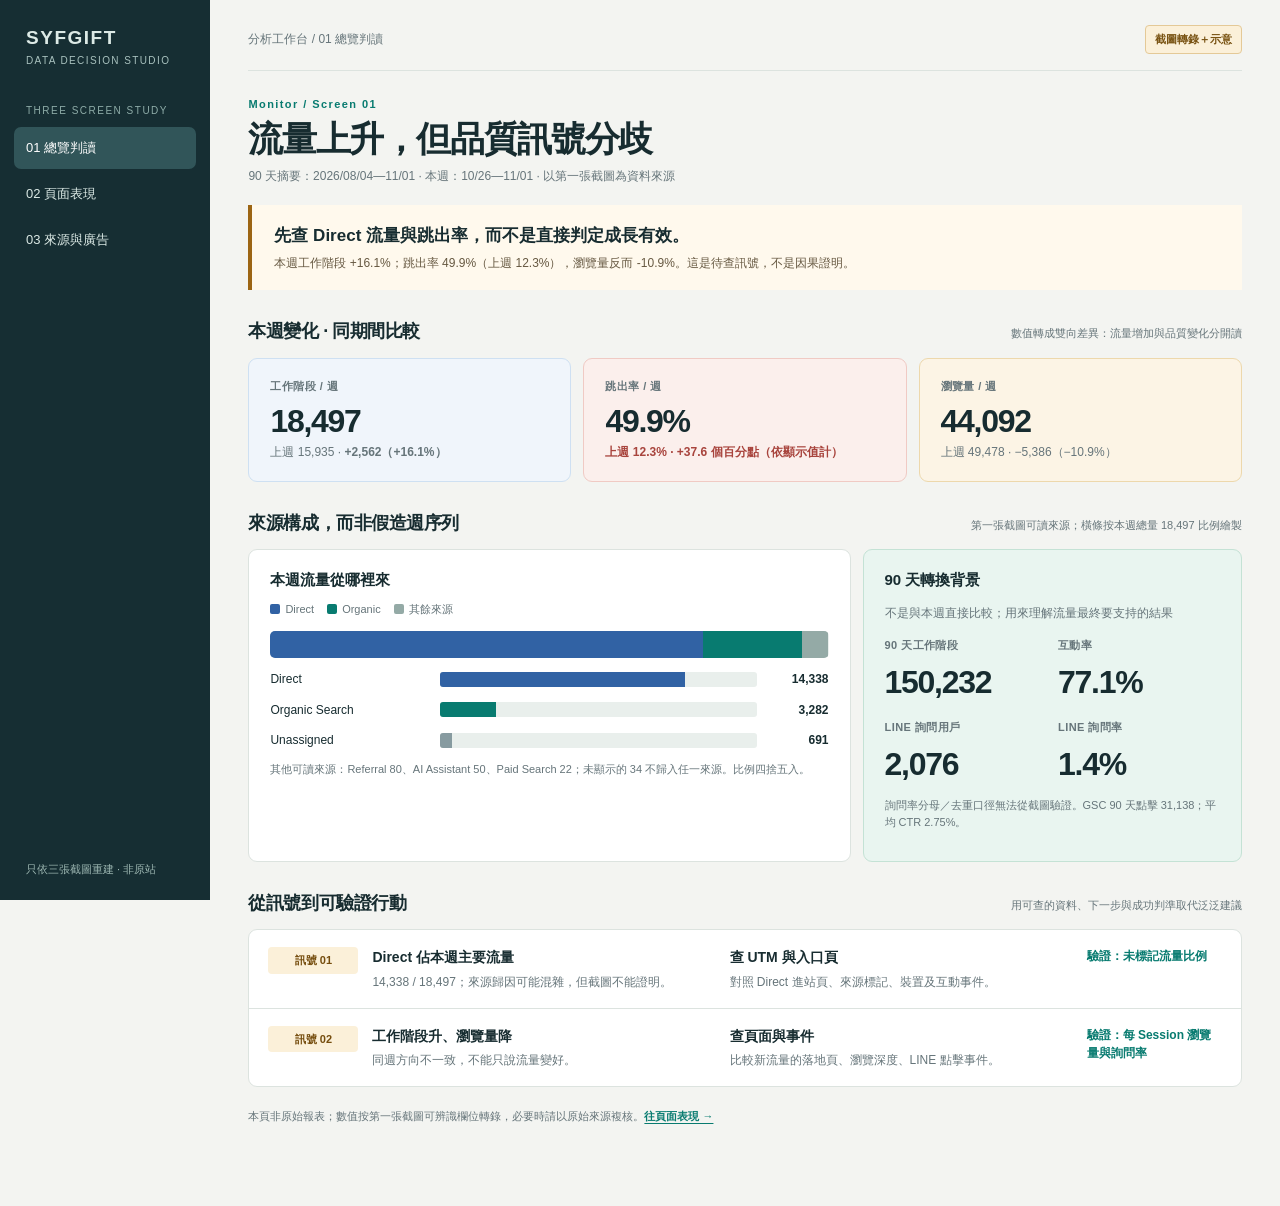
<file: examples/three-screen/index.html>
<!doctype html><html lang="zh-Hant"><head><meta charset="utf-8"><meta name="viewport" content="width=device-width,initial-scale=1"><title>SYFGIFT / 總覽判讀</title><link rel="stylesheet" href="style.css"></head><body><div class="frame"><aside class="rail"><div class="logo">SYFGIFT<small>DATA DECISION STUDIO</small></div><div class="caption">THREE SCREEN STUDY</div><nav aria-label="三畫面導覽"><a class="current" aria-current="page" href="index.html">01 總覽判讀</a><a href="pages.html">02 頁面表現</a><a href="acquisition.html">03 來源與廣告</a></nav><div class="foot">只依三張截圖重建 · 非原站</div></aside><main class="main"><div class="topbar"><span class="crumb">分析工作台 / 01 總覽判讀</span><span class="demo">截圖轉錄＋示意</span></div><header class="pagehead"><div class="kicker">Monitor / Screen 01</div><h1>流量上升，但品質訊號分歧</h1><div class="sub">90 天摘要：2026/08/04—11/01 · 本週：10/26—11/01 · 以第一張截圖為資料來源</div></header><div class="claim"><strong>先查 Direct 流量與跳出率，而不是直接判定成長有效。</strong><p>本週工作階段 +16.1%；跳出率 49.9%（上週 12.3%），瀏覽量反而 -10.9%。這是待查訊號，不是因果證明。</p></div><section class="section"><div class="sectionhead"><h2>本週變化 · 同期間比較</h2><small>數值轉成雙向差異：流量增加與品質變化分開讀</small></div><div class="grid three"><article class="card blue"><div class="label">工作階段 / 週</div><strong class="big">18,497</strong><div class="delta">上週 15,935 · <b>+2,562（+16.1%）</b></div></article><article class="card red"><div class="label">跳出率 / 週</div><strong class="big">49.9%</strong><div class="delta warn">上週 12.3% · +37.6 個百分點（依顯示值計）</div></article><article class="card amber"><div class="label">瀏覽量 / 週</div><strong class="big">44,092</strong><div class="delta">上週 49,478 · −5,386（−10.9%）</div></article></div></section><section class="section"><div class="sectionhead"><h2>來源構成，而非假造週序列</h2><small>第一張截圖可讀來源；橫條按本週總量 18,497 比例繪製</small></div><div class="grid two"><div class="card"><h3>本週流量從哪裡來</h3><div class="legend"><span><i style="background:var(--blue)"></i>Direct</span><span><i style="background:var(--teal)"></i>Organic</span><span><i style="background:#94aaa6"></i>其餘來源</span></div><div class="band" role="img" aria-label="Direct 77.5%，Organic Search 17.7%，其餘與未顯示來源約 4.8%"><span class="direct" style="width:77.5%"></span><span class="organic" style="width:17.7%"></span><span class="other" style="width:4.8%"></span></div><div class="rowbar"><span>Direct</span><span class="track"><span class="fill" style="width:77.5%;background:var(--blue)"></span></span><b class="val">14,338</b></div><div class="rowbar secondary"><span>Organic Search</span><span class="track"><span class="fill" style="width:17.7%;background:var(--teal)"></span></span><b class="val">3,282</b></div><div class="rowbar tertiary"><span>Unassigned</span><span class="track"><span class="fill" style="width:3.7%"></span></span><b class="val">691</b></div><p class="tiny">其他可讀來源：Referral 80、AI Assistant 50、Paid Search 22；未顯示的 34 不歸入任一來源。比例四捨五入。</p></div><div class="card teal"><h3>90 天轉換背景</h3><p class="hint">不是與本週直接比較；用來理解流量最終要支持的結果</p><div class="grid half"><div><span class="label">90 天工作階段</span><strong class="big">150,232</strong></div><div><span class="label">互動率</span><strong class="big">77.1%</strong></div><div><span class="label">LINE 詢問用戶</span><strong class="big">2,076</strong></div><div><span class="label">LINE 詢問率</span><strong class="big">1.4%</strong></div></div><p class="tiny">詢問率分母／去重口徑無法從截圖驗證。GSC 90 天點擊 31,138；平均 CTR 2.75%。</p></div></div></section><section class="section"><div class="sectionhead"><h2>從訊號到可驗證行動</h2><small>用可查的資料、下一步與成功判準取代泛泛建議</small></div><div class="card" style="padding:0"><div class="action"><div class="tag">訊號 01</div><div><b>Direct 佔本週主要流量</b><p>14,338 / 18,497；來源歸因可能混雜，但截圖不能證明。</p></div><div><b>查 UTM 與入口頁</b><p>對照 Direct 進站頁、來源標記、裝置及互動事件。</p></div><div class="measure">驗證：未標記流量比例</div></div><div class="action"><div class="tag">訊號 02</div><div><b>工作階段升、瀏覽量降</b><p>同週方向不一致，不能只說流量變好。</p></div><div><b>查頁面與事件</b><p>比較新流量的落地頁、瀏覽深度、LINE 點擊事件。</p></div><div class="measure">驗證：每 Session 瀏覽量與詢問率</div></div></div></section><p class="source-note">本頁非原始報表；數值按第一張截圖可辨識欄位轉錄，必要時請以原始來源複核。<a class="link" href="pages.html">往頁面表現 →</a></p></main></div></body></html>
</file>
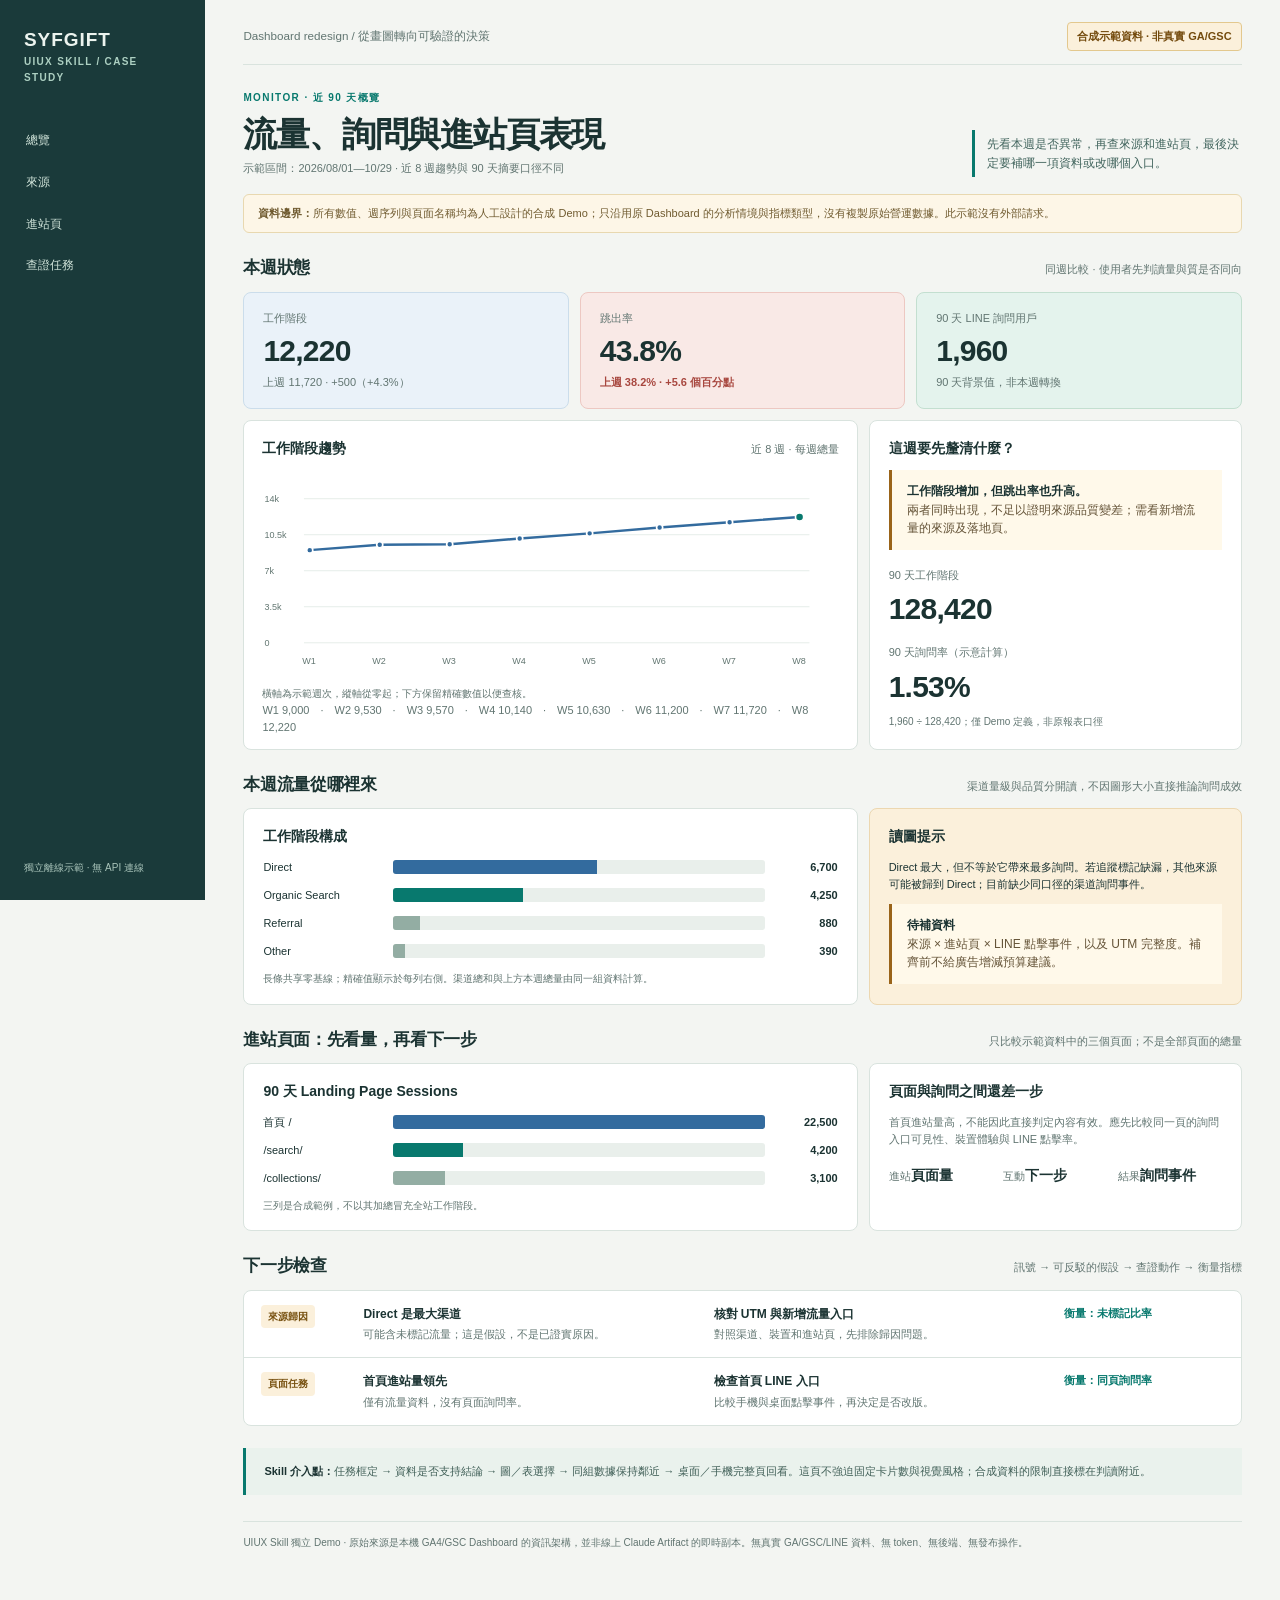
<file: examples/syfgift-skill-demo.html>
<!doctype html><html lang="zh-Hant"><head><meta charset="utf-8"><meta name="viewport" content="width=device-width,initial-scale=1"><title>SYFGIFT｜決策型資料介面 · UIUX Skill Demo</title><meta name="description" content="以合成資料示範從資料適配、資訊架構到視覺掃讀的 Dashboard 改版。"><style>
:root{--bg:#f3f5f2;--paper:#fff;--ink:#1b3332;--muted:#617571;--line:#d9e3de;--teal:#08796e;--teal-lite:#e4f3ed;--blue:#336b9e;--blue-lite:#eaf2f9;--amber:#9a6419;--amber-lite:#fbf0db;--red:#a8473f;--red-lite:#f9e9e6;--dark:#183b3b}*{box-sizing:border-box}html{scroll-behavior:smooth}body{margin:0;background:var(--bg);color:var(--ink);font:14px/1.55 "Noto Sans TC","Microsoft JhengHei",Arial,sans-serif}button{font:inherit;cursor:pointer}a{color:inherit}.skip{position:absolute;left:-9999px;top:0;background:white;padding:8px;z-index:999}.skip:focus{left:8px}.layout{max-width:1520px;margin:auto;display:grid;grid-template-columns:205px minmax(0,1fr);min-height:100vh}.side{position:sticky;top:0;height:100vh;background:#1a3a3a;color:#ecf4ef;padding:25px 14px}.brand{padding:0 10px;font-size:19px;font-weight:850;letter-spacing:.05em}.brand span{display:block;font-size:10px;font-weight:600;letter-spacing:.13em;color:#add0c2}.side nav{display:grid;gap:3px;margin-top:36px}.side nav a{color:#d0e3d9;text-decoration:none;border-radius:6px;padding:10px 12px;font-size:12px}.side nav a:hover,.side nav a:focus-visible{background:#38625c;color:#fff}.side .foot{position:absolute;bottom:25px;padding:0 10px;font-size:10px;color:#a9c4ba}.main{min-width:0;padding:22px clamp(18px,3vw,46px) 55px}.top{display:flex;align-items:center;justify-content:space-between;gap:12px;border-bottom:1px solid var(--line);padding-bottom:13px}.top small{color:var(--muted)}.demo{background:var(--amber-lite);color:#744b0e;border:1px solid #e3c88e;border-radius:4px;padding:5px 9px;font-size:11px;font-weight:800;white-space:nowrap}.heading{margin:21px 0 17px;display:flex;justify-content:space-between;align-items:end;gap:18px}.eyebrow{color:var(--teal);font-size:10px;letter-spacing:.14em;font-weight:850}h1{font-size:clamp(25px,2.8vw,34px);letter-spacing:-.035em;line-height:1.25;margin:5px 0}h2{font-size:17px;letter-spacing:-.02em;margin:0}h3{font-size:14px;margin:0}.muted{color:var(--muted)}.small{font-size:11px}.heading p{margin:0;color:var(--muted);font-size:11px}.heading .focus{border-left:3px solid var(--teal);padding:5px 0 5px 12px;max-width:270px;color:#42655e;font-size:12px}.notice{padding:10px 14px;background:#fdf6e7;border:1px solid #e8d8b0;border-radius:6px;color:#705b30;font-size:11px;margin-bottom:13px}.section{margin-top:22px}.section-head{display:flex;justify-content:space-between;align-items:baseline;gap:12px;margin-bottom:10px}.section-head small{font-size:11px;color:var(--muted)}.grid{display:grid;gap:11px}.three{grid-template-columns:repeat(3,minmax(0,1fr))}.two{grid-template-columns:minmax(0,1.4fr) minmax(310px,.85fr)}.panel{background:var(--paper);border:1px solid var(--line);border-radius:8px;padding:17px 19px;min-width:0}.panel.teal{background:var(--teal-lite);border-color:#c3dfd0}.panel.blue{background:var(--blue-lite);border-color:#cbddeb}.panel.amber{background:var(--amber-lite);border-color:#ecd7b0}.panel.red{background:var(--red-lite);border-color:#edc8c2}.label{font-size:11px;color:var(--muted)}.num{display:block;font:750 clamp(23px,2.4vw,30px)/1.25 Arial,sans-serif;letter-spacing:-.025em;margin:5px 0;font-variant-numeric:tabular-nums}.delta{font-size:11px;color:var(--muted)}.delta.warn{color:var(--red);font-weight:750}.delta.good{color:var(--teal);font-weight:750}.chart-wrap{padding:17px 18px 13px}.chart-head{display:flex;justify-content:space-between;align-items:baseline;gap:10px}.chart-head small{font-size:11px;color:var(--muted)}svg{max-width:100%;display:block}.chart-svg{width:100%;height:auto;min-height:190px}.chart-svg text{font-family:Arial,"Microsoft JhengHei",sans-serif;font-size:11px;fill:#627671}.chart-svg .gridline{stroke:#e1e9e4;stroke-width:1}.chart-svg .trend{fill:none;stroke:var(--blue);stroke-width:3;stroke-linejoin:round;stroke-linecap:round}.chart-svg .point{fill:var(--blue);stroke:white;stroke-width:2}.chart-svg .last{fill:var(--teal);stroke:white;stroke-width:2}.mini-note{font-size:10px;color:var(--muted);margin:8px 0 0}.legend{display:flex;flex-wrap:wrap;gap:10px;font-size:11px;color:var(--muted);margin:12px 0}.legend i{width:9px;height:9px;display:inline-block;margin-right:5px;border-radius:2px}.bar-row{display:grid;grid-template-columns:120px 1fr 63px;gap:10px;align-items:center;margin:11px 0;font-size:11px}.bar-row .track{height:14px;background:#e9efeb;border-radius:3px;overflow:hidden}.bar-row .fill{height:100%;display:block;background:var(--teal)}.bar-row b{text-align:right;font-variant-numeric:tabular-nums}.bar-row.blue .fill{background:var(--blue)}.bar-row.gray .fill{background:#93ada3}.question{border-left:3px solid var(--amber);background:#fff9ea;padding:12px 15px;margin-top:10px;font-size:12px;color:#655438}.question strong{display:block;color:var(--ink)}.table-wrap{overflow-x:auto}table{width:100%;border-collapse:collapse;white-space:nowrap;font-size:11px;font-variant-numeric:tabular-nums}th,td{padding:9px 8px;border-bottom:1px solid #e5ebe6;text-align:right}th:first-child,td:first-child{text-align:left}th{color:var(--muted);font-weight:700;background:#f7f9f7}.actionlist{border:1px solid var(--line);border-radius:8px;overflow:hidden;background:#fff}.actionrow{display:grid;grid-template-columns:90px minmax(0,1fr) minmax(0,1fr) 160px;gap:12px;align-items:start;padding:14px 17px;border-bottom:1px solid var(--line)}.actionrow:last-child{border:0}.tag{color:#795313;background:var(--amber-lite);padding:4px 7px;border-radius:4px;font-size:10px;font-weight:800;width:max-content}.actionrow b{display:block;font-size:12px}.actionrow p{font-size:11px;color:var(--muted);margin:3px 0 0}.actionrow .measure{font-size:11px;font-weight:800;color:var(--teal)}.audit{margin-top:22px;padding:15px 18px;background:#eaf2ed;border-left:3px solid var(--teal);font-size:11px;color:#416058}.audit b{color:var(--ink)}.footer{border-top:1px solid var(--line);padding-top:13px;margin-top:26px;font-size:10px;color:var(--muted)}:focus-visible{outline:3px solid #d79b3e;outline-offset:3px}@media(max-width:1050px){.two{grid-template-columns:1fr}.actionrow{grid-template-columns:85px 1fr 1fr}.measure{grid-column:2/-1}}@media(max-width:760px){.layout{display:block}.side{position:static;height:auto;padding:12px 15px}.brand{font-size:16px;padding:0}.brand span,.side .foot{display:none}.side nav{display:flex;overflow-x:auto;margin:7px 0 0;gap:3px}.side nav a{white-space:nowrap;padding:7px 9px}.main{padding:17px 15px 42px}.top,.heading{align-items:start;flex-wrap:wrap}.heading{margin:17px 0 14px}.heading .focus{max-width:none}.three{grid-template-columns:repeat(2,minmax(0,1fr))}.section-head{display:block}.section-head small{display:block}.actionrow{display:block}.actionrow>*{margin:5px 0}.measure{grid-column:auto}}@media(max-width:430px){.three{grid-template-columns:1fr}.bar-row{grid-template-columns:106px 1fr 58px;gap:6px}.num{font-size:27px}}@media(prefers-reduced-motion:reduce){html{scroll-behavior:auto}}
</style></head><body><a class="skip" href="#main">跳到主要內容</a><div class="layout"><aside class="side"><div class="brand">SYFGIFT <span>UIUX SKILL / CASE STUDY</span></div><nav aria-label="頁內導覽"><a href="#overview">總覽</a><a href="#channels">來源</a><a href="#landing">進站頁</a><a href="#actions">查證任務</a></nav><div class="foot">獨立離線示範 · 無 API 連線</div></aside><main id="main" class="main"><div class="top"><small>Dashboard redesign / 從畫圖轉向可驗證的決策</small><span class="demo">合成示範資料 · 非真實 GA/GSC</span></div><header class="heading"><div><span class="eyebrow">MONITOR · 近 90 天概覽</span><h1>流量、詢問與進站頁表現</h1><p>示範區間：2026/08/01—10/29 · 近 8 週趨勢與 90 天摘要口徑不同</p></div><div class="focus">先看本週是否異常，再查來源和進站頁，最後決定要補哪一項資料或改哪個入口。</div></header><p class="notice"><b>資料邊界：</b>所有數值、週序列與頁面名稱均為人工設計的合成 Demo；只沿用原 Dashboard 的分析情境與指標類型，沒有複製原始營運數據。此示範沒有外部請求。</p><section class="section" id="overview" aria-labelledby="overview-title"><div class="section-head"><h2 id="overview-title">本週狀態</h2><small>同週比較 · 使用者先判讀量與質是否同向</small></div><div class="grid three"><div class="panel blue"><div class="label">工作階段</div><strong id="kpi-sessions" class="num">—</strong><div id="kpi-delta" class="delta">—</div></div><div class="panel red"><div class="label">跳出率</div><strong class="num">43.8%</strong><div class="delta warn">上週 38.2% · +5.6 個百分點</div></div><div class="panel teal"><div class="label">90 天 LINE 詢問用戶</div><strong class="num">1,960</strong><div class="delta">90 天背景值，非本週轉換</div></div></div><div class="grid two" style="margin-top:11px"><div class="panel chart-wrap"><div class="chart-head"><h3>工作階段趨勢</h3><small>近 8 週 · 每週總量</small></div><svg id="trend" class="chart-svg" viewBox="0 0 700 265" role="img" aria-label="近八週工作階段趨勢"></svg><p class="mini-note">橫軸為示範週次，縱軸從零起；下方保留精確數值以便查核。</p><div id="week-values" class="small muted"></div></div><div class="panel"><h3>這週要先釐清什麼？</h3><div class="question"><strong>工作階段增加，但跳出率也升高。</strong>兩者同時出現，不足以證明來源品質變差；需看新增流量的來源及落地頁。</div><div class="grid" style="margin-top:14px;gap:8px"><div><span class="label">90 天工作階段</span><strong class="num">128,420</strong></div><div><span class="label">90 天詢問率（示意計算）</span><strong id="inquiry-rate" class="num">—</strong><span class="mini-note">1,960 ÷ 128,420；僅 Demo 定義，非原報表口徑</span></div></div></div></div></section><section id="channels" class="section" aria-labelledby="channels-title"><div class="section-head"><h2 id="channels-title">本週流量從哪裡來</h2><small>渠道量級與品質分開讀，不因圖形大小直接推論詢問成效</small></div><div class="grid two"><div class="panel"><h3>工作階段構成</h3><div id="channel-bars" aria-label="各渠道本週工作階段長條圖"></div><p class="mini-note">長條共享零基線；精確值顯示於每列右側。渠道總和與上方本週總量由同一組資料計算。</p></div><div class="panel amber"><h3>讀圖提示</h3><p class="small">Direct 最大，但不等於它帶來最多詢問。若追蹤標記缺漏，其他來源可能被歸到 Direct；目前缺少同口徑的渠道詢問事件。</p><div class="question"><strong>待補資料</strong>來源 × 進站頁 × LINE 點擊事件，以及 UTM 完整度。補齊前不給廣告增減預算建議。</div></div></div></section><section id="landing" class="section" aria-labelledby="landing-title"><div class="section-head"><h2 id="landing-title">進站頁面：先看量，再看下一步</h2><small>只比較示範資料中的三個頁面；不是全部頁面的總量</small></div><div class="grid two"><div class="panel"><h3>90 天 Landing Page Sessions</h3><div id="landing-bars" aria-label="三個進站頁的工作階段排名"></div><p class="mini-note">三列是合成範例，不以其加總冒充全站工作階段。</p></div><div class="panel"><h3>頁面與詢問之間還差一步</h3><p class="small muted">首頁進站量高，不能因此直接判定內容有效。應先比較同一頁的詢問入口可見性、裝置體驗與 LINE 點擊率。</p><div class="grid three" style="margin-top:17px"><div><span class="label">進站</span><b>頁面量</b></div><div><span class="label">互動</span><b>下一步</b></div><div><span class="label">結果</span><b>詢問事件</b></div></div></div></div></section><section id="actions" class="section" aria-labelledby="actions-title"><div class="section-head"><h2 id="actions-title">下一步檢查</h2><small>訊號 → 可反駁的假設 → 查證動作 → 衡量指標</small></div><div class="actionlist"><div class="actionrow"><span class="tag">來源歸因</span><div><b>Direct 是最大渠道</b><p>可能含未標記流量；這是假設，不是已證實原因。</p></div><div><b>核對 UTM 與新增流量入口</b><p>對照渠道、裝置和進站頁，先排除歸因問題。</p></div><span class="measure">衡量：未標記比率</span></div><div class="actionrow"><span class="tag">頁面任務</span><div><b>首頁進站量領先</b><p>僅有流量資料，沒有頁面詢問率。</p></div><div><b>檢查首頁 LINE 入口</b><p>比較手機與桌面點擊事件，再決定是否改版。</p></div><span class="measure">衡量：同頁詢問率</span></div></div></section><div class="audit"><b>Skill 介入點：</b>任務框定 → 資料是否支持結論 → 圖／表選擇 → 同組數據保持鄰近 → 桌面／手機完整頁回看。這頁不強迫固定卡片數與視覺風格；合成資料的限制直接標在判讀附近。</div><footer class="footer">UIUX Skill 獨立 Demo · 原始來源是本機 GA4/GSC Dashboard 的資訊架構，並非線上 Claude Artifact 的即時副本。無真實 GA/GSC/LINE 資料、無 token、無後端、無發布操作。</footer></main></div><script>
const weeks=[{label:'W1',Direct:4800,Organic:3200,Referral:700,Other:300},{label:'W2',Direct:5100,Organic:3400,Referral:720,Other:310},{label:'W3',Direct:5000,Organic:3500,Referral:750,Other:320},{label:'W4',Direct:5400,Organic:3650,Referral:760,Other:330},{label:'W5',Direct:5700,Organic:3800,Referral:790,Other:340},{label:'W6',Direct:6100,Organic:3920,Referral:820,Other:360},{label:'W7',Direct:6400,Organic:4100,Referral:850,Other:370},{label:'W8',Direct:6700,Organic:4250,Referral:880,Other:390}];const sum=w=>w.Direct+w.Organic+w.Referral+w.Other,fmt=n=>new Intl.NumberFormat('zh-TW').format(n),last=weeks.at(-1),prev=weeks.at(-2),total=sum(last),previous=sum(prev),pct=(total/previous-1)*100;document.querySelector('#kpi-sessions').textContent=fmt(total);document.querySelector('#kpi-delta').textContent=`上週 ${fmt(previous)} · +${fmt(total-previous)}（+${pct.toFixed(1)}%）`;document.querySelector('#inquiry-rate').textContent=(1960/128420*100).toFixed(2)+'%';document.querySelector('#week-values').textContent=weeks.map(w=>`${w.label} ${fmt(sum(w))}`).join('　·　');const svg=document.querySelector('#trend'),ns='http://www.w3.org/2000/svg',mk=(tag,attr,txt)=>{const e=document.createElementNS(ns,tag);for(const [k,v] of Object.entries(attr))e.setAttribute(k,v);if(txt)e.textContent=txt;svg.append(e);return e},max=14000,min=0,x=i=>58+i*85,y=v=>222-v/max*175;[0,3500,7000,10500,14000].forEach(v=>{mk('line',{x1:51,y1:y(v),x2:665,y2:y(v),class:'gridline'});mk('text',{x:3,y:y(v)+4},v===0?'0':(v/1000)+'k')});mk('polyline',{points:weeks.map((w,i)=>`${x(i)},${y(sum(w))}`).join(' '),class:'trend'});weeks.forEach((w,i)=>{mk('circle',{cx:x(i),cy:y(sum(w)),r:i===7?5:3.7,class:i===7?'last':'point'});mk('text',{x:x(i)-9,y:248},w.label)});svg.setAttribute('aria-label',`近八週工作階段由 ${fmt(sum(weeks[0]))} 變為 ${fmt(total)}；各週精確值在圖下方`);const row=(name,value,maxValue,color)=>`<div class="bar-row ${color}"><span>${name}</span><span class="track"><span class="fill" style="width:${(value/maxValue*100).toFixed(2)}%"></span></span><b>${fmt(value)}</b></div>`;document.querySelector('#channel-bars').innerHTML=[['Direct',last.Direct,'blue'],['Organic Search',last.Organic,''],['Referral',last.Referral,'gray'],['Other',last.Other,'gray']].map(([name,value,color])=>row(name,value,total,color)).join('');const pages=[['首頁 /',22500,'blue'],['/search/',4200,''],['/collections/',3100,'gray']];document.querySelector('#landing-bars').innerHTML=pages.map(([name,value,color])=>row(name,value,pages[0][1],color)).join('');
</script></body></html>
</file>
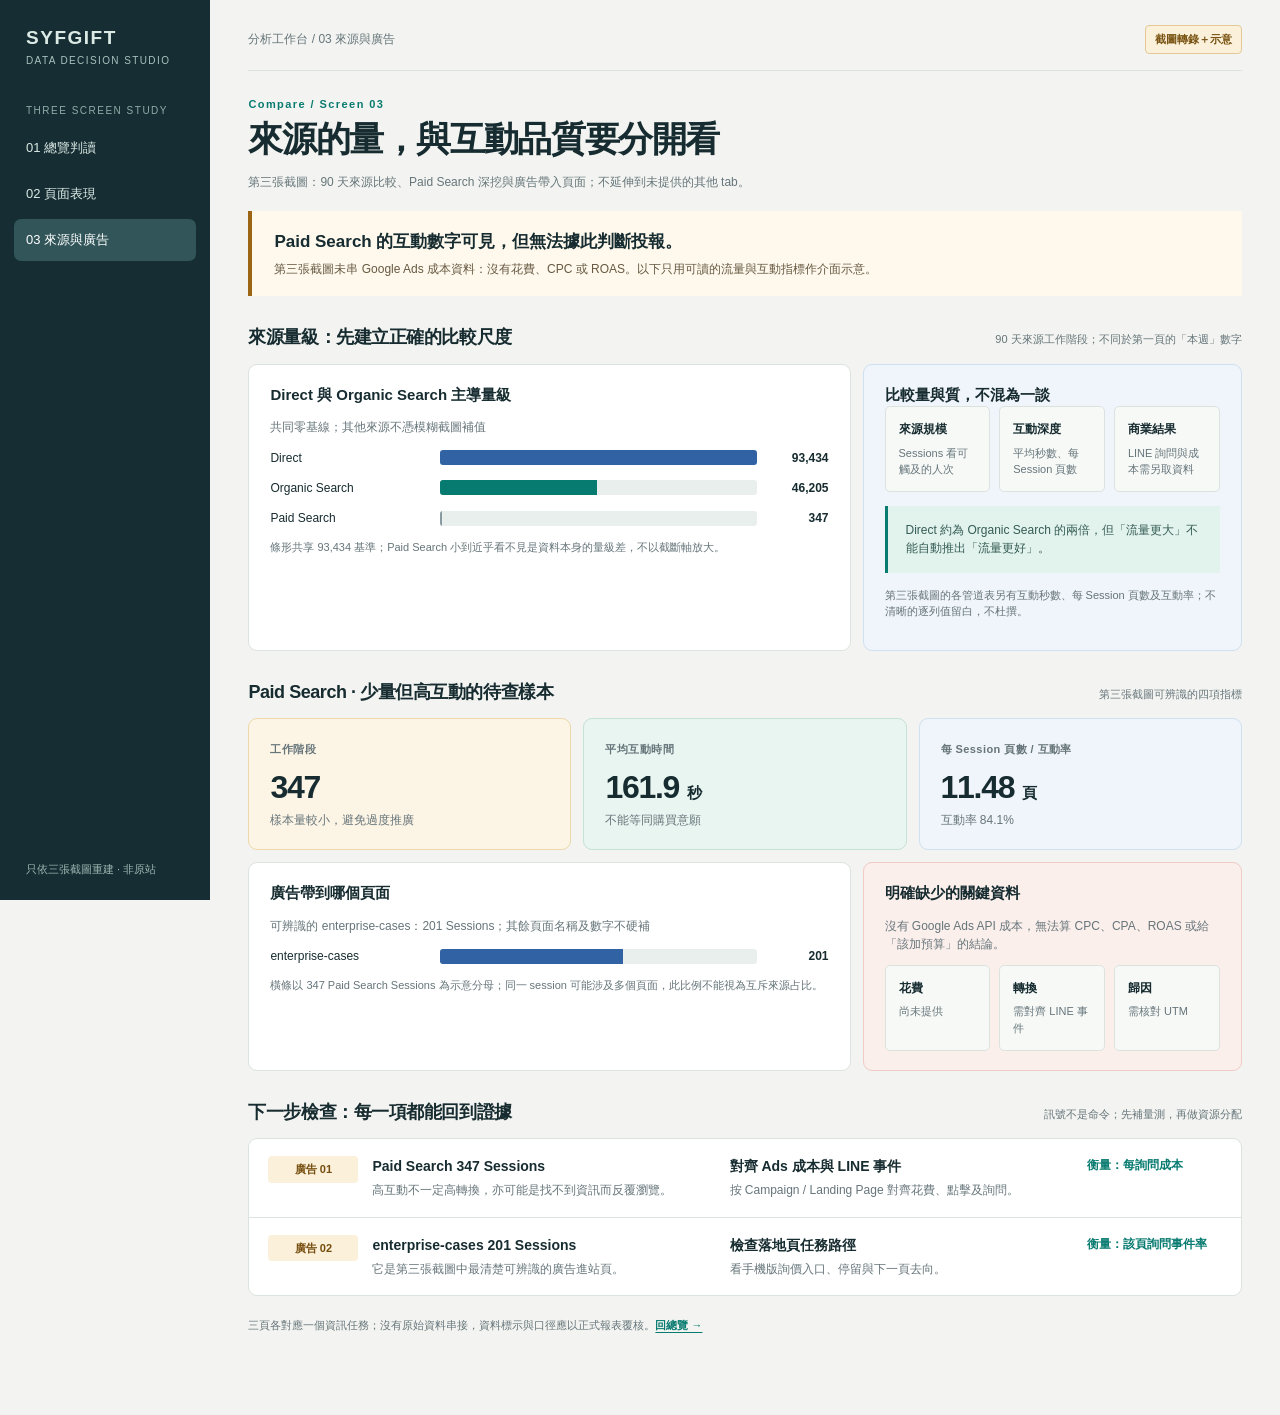
<file: examples/three-screen/acquisition.html>
<!doctype html><html lang="zh-Hant"><head><meta charset="utf-8"><meta name="viewport" content="width=device-width,initial-scale=1"><title>SYFGIFT / 來源與廣告</title><link rel="stylesheet" href="style.css"></head><body><div class="frame"><aside class="rail"><div class="logo">SYFGIFT<small>DATA DECISION STUDIO</small></div><div class="caption">THREE SCREEN STUDY</div><nav aria-label="三畫面導覽"><a href="index.html">01 總覽判讀</a><a href="pages.html">02 頁面表現</a><a class="current" aria-current="page" href="acquisition.html">03 來源與廣告</a></nav><div class="foot">只依三張截圖重建 · 非原站</div></aside><main class="main"><div class="topbar"><span class="crumb">分析工作台 / 03 來源與廣告</span><span class="demo">截圖轉錄＋示意</span></div><header class="pagehead"><div class="kicker">Compare / Screen 03</div><h1>來源的量，與互動品質要分開看</h1><p class="sub">第三張截圖：90 天來源比較、Paid Search 深挖與廣告帶入頁面；不延伸到未提供的其他 tab。</p></header><div class="claim"><strong>Paid Search 的互動數字可見，但無法據此判斷投報。</strong><p>第三張截圖未串 Google Ads 成本資料：沒有花費、CPC 或 ROAS。以下只用可讀的流量與互動指標作介面示意。</p></div><section class="section"><div class="sectionhead"><h2>來源量級：先建立正確的比較尺度</h2><small>90 天來源工作階段；不同於第一頁的「本週」數字</small></div><div class="grid two"><div class="card"><h3>Direct 與 Organic Search 主導量級</h3><p class="hint">共同零基線；其他來源不憑模糊截圖補值</p><div class="rowbar secondary"><span>Direct</span><span class="track"><span class="fill" style="width:100%"></span></span><b class="val">93,434</b></div><div class="rowbar"><span>Organic Search</span><span class="track"><span class="fill" style="width:49.45%"></span></span><b class="val">46,205</b></div><div class="rowbar tertiary"><span>Paid Search</span><span class="track"><span class="fill" style="width:.37%"></span></span><b class="val">347</b></div><p class="tiny">條形共享 93,434 基準；Paid Search 小到近乎看不見是資料本身的量級差，不以截斷軸放大。</p></div><div class="card blue"><h3>比較量與質，不混為一談</h3><div class="steps"><div class="step"><strong>來源規模</strong><span>Sessions 看可觸及的人次</span></div><div class="step"><strong>互動深度</strong><span>平均秒數、每 Session 頁數</span></div><div class="step"><strong>商業結果</strong><span>LINE 詢問與成本需另取資料</span></div></div><div class="callout">Direct 約為 Organic Search 的兩倍，但「流量更大」不能自動推出「流量更好」。</div><p class="tiny">第三張截圖的各管道表另有互動秒數、每 Session 頁數及互動率；不清晰的逐列值留白，不杜撰。</p></div></div></section><section class="section"><div class="sectionhead"><h2>Paid Search · 少量但高互動的待查樣本</h2><small>第三張截圖可辨識的四項指標</small></div><div class="grid three"><div class="card amber"><span class="label">工作階段</span><strong class="big">347</strong><span class="delta">樣本量較小，避免過度推廣</span></div><div class="card teal"><span class="label">平均互動時間</span><strong class="big">161.9 <small style="font-size:15px">秒</small></strong><span class="delta">不能等同購買意願</span></div><div class="card blue"><span class="label">每 Session 頁數 / 互動率</span><strong class="big">11.48 <small style="font-size:15px">頁</small></strong><span class="delta">互動率 84.1%</span></div></div><div class="grid two" style="margin-top:12px"><div class="card"><h3>廣告帶到哪個頁面</h3><p class="hint">可辨識的 enterprise-cases：201 Sessions；其餘頁面名稱及數字不硬補</p><div class="rowbar secondary"><span>enterprise-cases</span><span class="track"><span class="fill" style="width:57.9%"></span></span><b class="val">201</b></div><p class="tiny">橫條以 347 Paid Search Sessions 為示意分母；同一 session 可能涉及多個頁面，此比例不能視為互斥來源占比。</p></div><div class="card red"><h3>明確缺少的關鍵資料</h3><p class="hint">沒有 Google Ads API 成本，無法算 CPC、CPA、ROAS 或給「該加預算」的結論。</p><div class="steps"><div class="step"><strong>花費</strong><span>尚未提供</span></div><div class="step"><strong>轉換</strong><span>需對齊 LINE 事件</span></div><div class="step"><strong>歸因</strong><span>需核對 UTM</span></div></div></div></div></section><section class="section"><div class="sectionhead"><h2>下一步檢查：每一項都能回到證據</h2><small>訊號不是命令；先補量測，再做資源分配</small></div><div class="card" style="padding:0"><div class="action"><div class="tag">廣告 01</div><div><b>Paid Search 347 Sessions</b><p>高互動不一定高轉換，亦可能是找不到資訊而反覆瀏覽。</p></div><div><b>對齊 Ads 成本與 LINE 事件</b><p>按 Campaign / Landing Page 對齊花費、點擊及詢問。</p></div><div class="measure">衡量：每詢問成本</div></div><div class="action"><div class="tag">廣告 02</div><div><b>enterprise-cases 201 Sessions</b><p>它是第三張截圖中最清楚可辨識的廣告進站頁。</p></div><div><b>檢查落地頁任務路徑</b><p>看手機版詢價入口、停留與下一頁去向。</p></div><div class="measure">衡量：該頁詢問事件率</div></div></div></section><p class="source-note">三頁各對應一個資訊任務；沒有原始資料串接，資料標示與口徑應以正式報表覆核。<a class="link" href="index.html">回總覽 →</a></p></main></div></body></html>
</file>
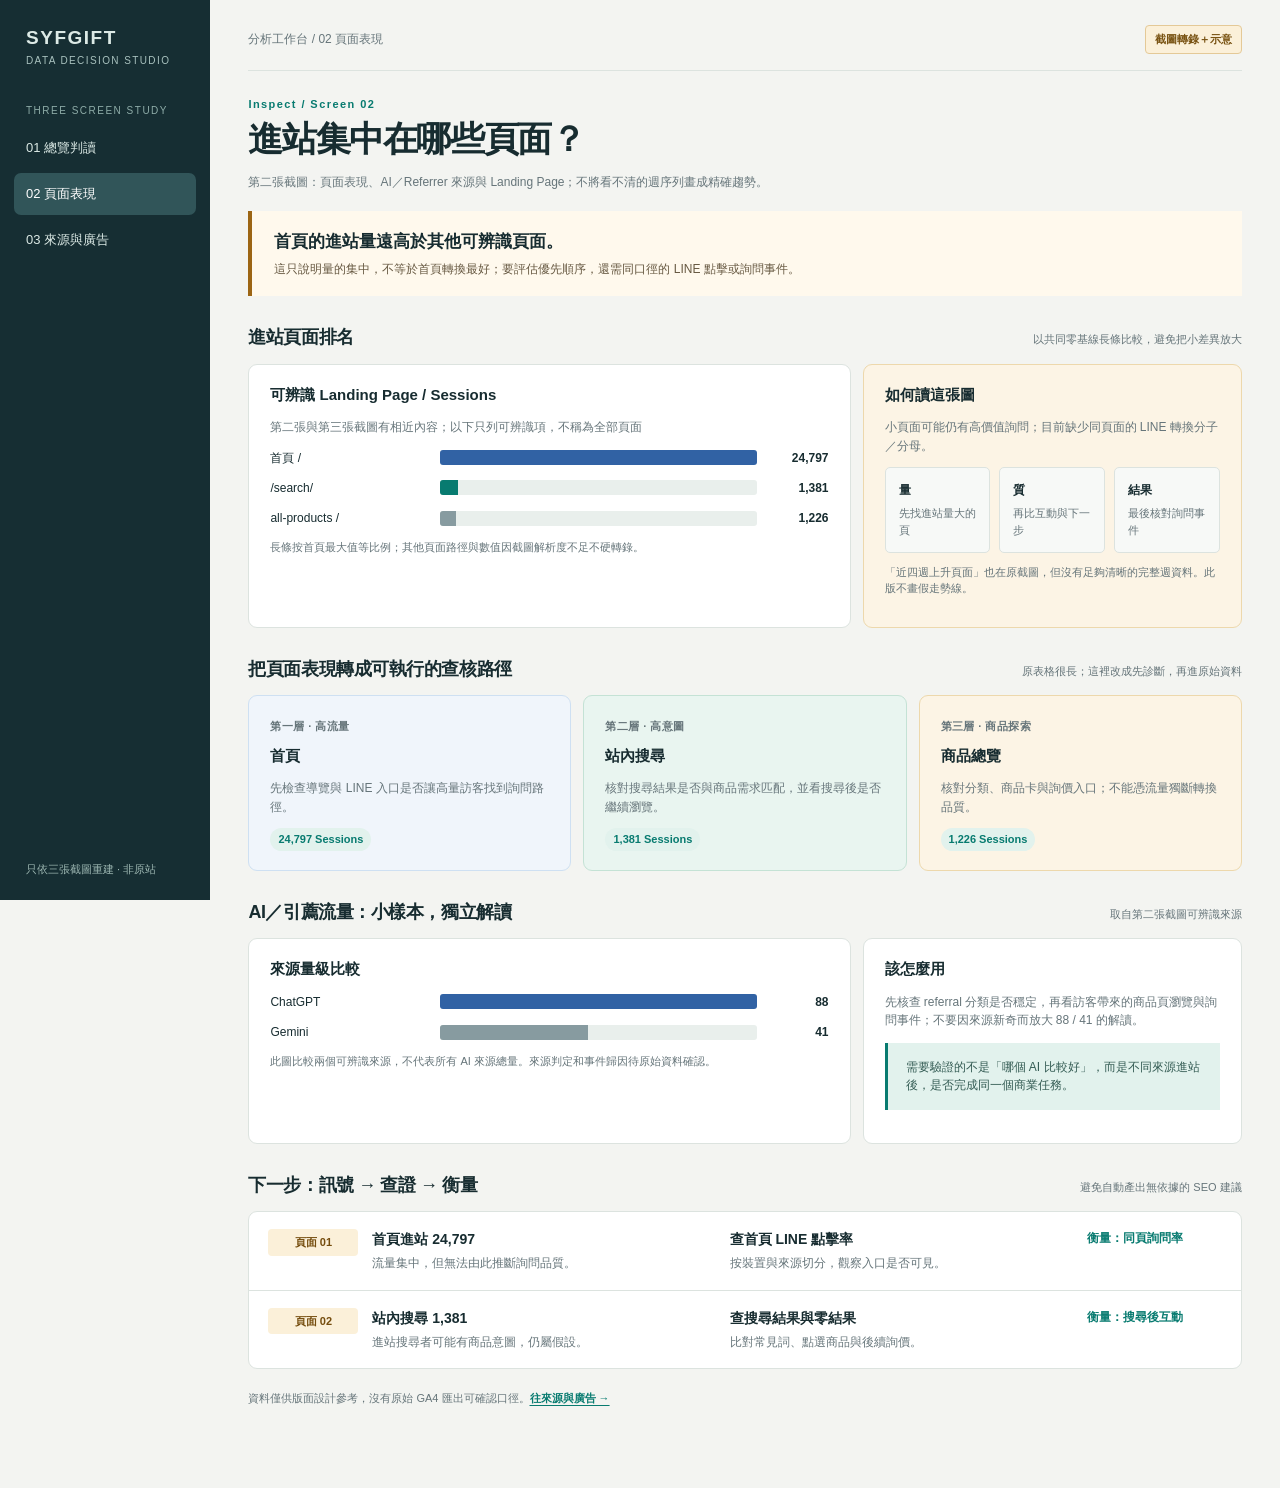
<file: examples/three-screen/pages.html>
<!doctype html><html lang="zh-Hant"><head><meta charset="utf-8"><meta name="viewport" content="width=device-width,initial-scale=1"><title>SYFGIFT / 頁面表現</title><link rel="stylesheet" href="style.css"></head><body><div class="frame"><aside class="rail"><div class="logo">SYFGIFT<small>DATA DECISION STUDIO</small></div><div class="caption">THREE SCREEN STUDY</div><nav aria-label="三畫面導覽"><a href="index.html">01 總覽判讀</a><a class="current" aria-current="page" href="pages.html">02 頁面表現</a><a href="acquisition.html">03 來源與廣告</a></nav><div class="foot">只依三張截圖重建 · 非原站</div></aside><main class="main"><div class="topbar"><span class="crumb">分析工作台 / 02 頁面表現</span><span class="demo">截圖轉錄＋示意</span></div><header class="pagehead"><div class="kicker">Inspect / Screen 02</div><h1>進站集中在哪些頁面？</h1><p class="sub">第二張截圖：頁面表現、AI／Referrer 來源與 Landing Page；不將看不清的週序列畫成精確趨勢。</p></header><div class="claim"><strong>首頁的進站量遠高於其他可辨識頁面。</strong><p>這只說明量的集中，不等於首頁轉換最好；要評估優先順序，還需同口徑的 LINE 點擊或詢問事件。</p></div><section class="section"><div class="sectionhead"><h2>進站頁面排名</h2><small>以共同零基線長條比較，避免把小差異放大</small></div><div class="grid two"><div class="card"><h3>可辨識 Landing Page / Sessions</h3><p class="hint">第二張與第三張截圖有相近內容；以下只列可辨識項，不稱為全部頁面</p><div class="rowbar secondary"><span>首頁 /</span><span class="track"><span class="fill" style="width:100%"></span></span><b class="val">24,797</b></div><div class="rowbar"><span>/search/</span><span class="track"><span class="fill" style="width:5.57%"></span></span><b class="val">1,381</b></div><div class="rowbar tertiary"><span>all-products /</span><span class="track"><span class="fill" style="width:4.94%"></span></span><b class="val">1,226</b></div><p class="tiny">長條按首頁最大值等比例；其他頁面路徑與數值因截圖解析度不足不硬轉錄。</p></div><div class="card amber"><h3>如何讀這張圖</h3><p class="hint">小頁面可能仍有高價值詢問；目前缺少同頁面的 LINE 轉換分子／分母。</p><div class="steps"><div class="step"><strong>量</strong><span>先找進站量大的頁</span></div><div class="step"><strong>質</strong><span>再比互動與下一步</span></div><div class="step"><strong>結果</strong><span>最後核對詢問事件</span></div></div><p class="tiny">「近四週上升頁面」也在原截圖，但沒有足夠清晰的完整週資料。此版不畫假走勢線。</p></div></div></section><section class="section"><div class="sectionhead"><h2>把頁面表現轉成可執行的查核路徑</h2><small>原表格很長；這裡改成先診斷，再進原始資料</small></div><div class="grid three"><div class="card blue"><span class="label">第一層 · 高流量</span><h3 style="margin:8px 0">首頁</h3><p class="hint">先檢查導覽與 LINE 入口是否讓高量訪客找到詢問路徑。</p><span class="pill">24,797 Sessions</span></div><div class="card teal"><span class="label">第二層 · 高意圖</span><h3 style="margin:8px 0">站內搜尋</h3><p class="hint">核對搜尋結果是否與商品需求匹配，並看搜尋後是否繼續瀏覽。</p><span class="pill">1,381 Sessions</span></div><div class="card amber"><span class="label">第三層 · 商品探索</span><h3 style="margin:8px 0">商品總覽</h3><p class="hint">核對分類、商品卡與詢價入口；不能憑流量獨斷轉換品質。</p><span class="pill">1,226 Sessions</span></div></div></section><section class="section"><div class="sectionhead"><h2>AI／引薦流量：小樣本，獨立解讀</h2><small>取自第二張截圖可辨識來源</small></div><div class="grid two"><div class="card"><h3>來源量級比較</h3><div class="rowbar secondary"><span>ChatGPT</span><span class="track"><span class="fill" style="width:100%"></span></span><b class="val">88</b></div><div class="rowbar tertiary"><span>Gemini</span><span class="track"><span class="fill" style="width:46.6%"></span></span><b class="val">41</b></div><p class="tiny">此圖比較兩個可辨識來源，不代表所有 AI 來源總量。來源判定和事件歸因待原始資料確認。</p></div><div class="card"><h3>該怎麼用</h3><p class="hint">先核查 referral 分類是否穩定，再看訪客帶來的商品頁瀏覽與詢問事件；不要因來源新奇而放大 88 / 41 的解讀。</p><div class="callout">需要驗證的不是「哪個 AI 比較好」，而是不同來源進站後，是否完成同一個商業任務。</div></div></div></section><section class="section"><div class="sectionhead"><h2>下一步：訊號 → 查證 → 衡量</h2><small>避免自動產出無依據的 SEO 建議</small></div><div class="card" style="padding:0"><div class="action"><div class="tag">頁面 01</div><div><b>首頁進站 24,797</b><p>流量集中，但無法由此推斷詢問品質。</p></div><div><b>查首頁 LINE 點擊率</b><p>按裝置與來源切分，觀察入口是否可見。</p></div><div class="measure">衡量：同頁詢問率</div></div><div class="action"><div class="tag">頁面 02</div><div><b>站內搜尋 1,381</b><p>進站搜尋者可能有商品意圖，仍屬假設。</p></div><div><b>查搜尋結果與零結果</b><p>比對常見詞、點選商品與後續詢價。</p></div><div class="measure">衡量：搜尋後互動</div></div></div></section><p class="source-note">資料僅供版面設計參考，沒有原始 GA4 匯出可確認口徑。<a class="link" href="acquisition.html">往來源與廣告 →</a></p></main></div></body></html>
</file>
<file: examples/three-screen/style.css>
@charset "UTF-8";:root{--bg:#f3f4f1;--surface:#fff;--ink:#172c30;--muted:#66757a;--line:#dce3df;--teal:#087b70;--teal-soft:#e2f2ed;--blue:#3162a4;--blue-soft:#e6eef9;--amber:#9c6514;--amber-soft:#fbf0d9;--red:#a8443d;--red-soft:#fae9e6;--gray:#879ba0}*{box-sizing:border-box}html{scroll-behavior:smooth}body{margin:0;font:14px/1.52 "Noto Sans TC","Microsoft JhengHei",Arial,sans-serif;color:var(--ink);background:var(--bg)}a{color:inherit;text-decoration:none}button{font:inherit;cursor:pointer}.frame{max-width:1500px;margin:auto;min-height:100vh;display:grid;grid-template-columns:210px 1fr}.rail{background:#162e33;color:#dceae6;padding:24px 14px;position:sticky;top:0;height:100vh}.logo{font-weight:850;font-size:19px;letter-spacing:.08em;padding:0 12px 30px}.logo small{display:block;font-size:10px;font-weight:500;letter-spacing:.14em;color:#a8c1be}.rail .caption{padding:5px 12px;font-size:10px;letter-spacing:.15em;color:#8eaca8}.rail a{display:block;padding:11px 12px;border-radius:7px;margin:4px 0;font-size:13px}.rail a:hover,.rail a.current{background:#315559;color:white}.rail .foot{font-size:11px;color:#9cb6b1;position:absolute;bottom:22px;padding:0 12px}.main{min-width:0;padding:25px clamp(18px,3vw,46px) 60px}.topbar{display:flex;justify-content:space-between;gap:16px;align-items:center;padding-bottom:16px;border-bottom:1px solid var(--line)}.crumb{font-size:12px;color:var(--muted)}.demo{font-size:11px;font-weight:800;color:#795313;background:var(--amber-soft);border:1px solid #e4c997;border-radius:4px;padding:5px 9px}.pagehead{margin:25px 0 20px}.kicker{font-size:11px;letter-spacing:.13em;font-weight:800;color:var(--teal)}h1{font-size:clamp(27px,2.7vw,36px);line-height:1.23;letter-spacing:-.04em;margin:6px 0}h2{font-size:18px;letter-spacing:-.025em;margin:0}h3{font-size:15px;margin:0}.sub,.hint{color:var(--muted);font-size:12px}.source-note{font-size:11px;color:var(--muted);padding:10px 0}.section{margin-top:28px}.sectionhead{display:flex;justify-content:space-between;gap:10px;align-items:baseline;margin-bottom:12px}.sectionhead small{color:var(--muted);font-size:11px}.grid{display:grid;gap:12px}.two{grid-template-columns:minmax(0,1.35fr) minmax(290px,.85fr)}.half{grid-template-columns:1fr 1fr}.three{grid-template-columns:repeat(3,1fr)}.card{background:var(--surface);border:1px solid var(--line);border-radius:9px;padding:19px 21px;min-width:0}.card.blue{background:#f0f5fb;border-color:#cee0f2}.card.teal{background:#e9f5f0;border-color:#c4e2d5}.card.amber{background:#fcf4e5;border-color:#edd8ac}.card.red{background:#fbefec;border-color:#f0cac4}.label{font-size:11px;font-weight:700;color:var(--muted);letter-spacing:.04em}.big{font-size:clamp(25px,2.5vw,34px);font-weight:760;letter-spacing:-.04em;line-height:1.25;display:block;font-variant-numeric:tabular-nums;margin:7px 0 2px}.delta{font-size:12px;color:var(--muted)}.delta.warn{color:var(--red);font-weight:700}.delta.good{color:var(--teal);font-weight:700}.claim{border-left:4px solid var(--amber);background:#fff9ed;padding:18px 22px}.claim strong{display:block;font-size:17px}.claim p{margin:5px 0 0;font-size:12px;color:#675942}.viz{width:100%;height:auto;display:block}.viz text{font-family:Arial,"Microsoft JhengHei",sans-serif;fill:#627178;font-size:11px}.viz .gridline{stroke:#e4e9e5;stroke-width:1}.viz .line{fill:none;stroke:var(--blue);stroke-width:3;stroke-linejoin:round;stroke-linecap:round}.viz .warnline{fill:none;stroke:var(--red);stroke-width:3;stroke-linejoin:round}.legend{display:flex;flex-wrap:wrap;gap:13px;font-size:11px;color:var(--muted);margin:9px 0 14px}.legend i{display:inline-block;width:10px;height:10px;border-radius:2px;margin-right:5px;vertical-align:-1px}.rowbar{display:grid;grid-template-columns:minmax(112px,1fr) minmax(110px,2fr) 60px;gap:12px;align-items:center;margin:12px 0;font-size:12px}.rowbar .track{height:15px;background:#e9efec;border-radius:3px;overflow:hidden}.rowbar .fill{height:100%;display:block;background:var(--teal)}.rowbar .val{text-align:right;font-variant-numeric:tabular-nums;font-weight:700}.rowbar.secondary .fill{background:var(--blue)}.rowbar.tertiary .fill{background:var(--gray)}.tablebox{overflow:auto}table{border-collapse:collapse;width:100%;font-size:12px;font-variant-numeric:tabular-nums;white-space:nowrap}th,td{padding:10px 9px;text-align:right;border-bottom:1px solid var(--line)}th{font-weight:650;color:var(--muted);background:#f7f9f7}th:first-child,td:first-child{text-align:left}.action{display:grid;grid-template-columns:90px minmax(0,1fr) minmax(0,1fr) 135px;gap:14px;align-items:start;padding:17px 19px;border-bottom:1px solid var(--line)}.action:last-child{border-bottom:0}.action .tag{background:var(--amber-soft);color:#754d0e;border-radius:4px;padding:5px 7px;font-size:11px;font-weight:800;text-align:center}.action b{display:block;margin-bottom:4px}.action p{margin:0;color:var(--muted);font-size:12px}.action .measure{font-size:12px;color:var(--teal);font-weight:750}.pill{display:inline-block;font-size:11px;border-radius:100px;padding:3px 8px;background:var(--teal-soft);color:var(--teal);font-weight:750}.band{display:flex;height:27px;border-radius:5px;overflow:hidden;background:#e9efed}.band span{display:block;height:100%}.band .direct{background:var(--blue)}.band .organic{background:var(--teal)}.band .other{background:#94aaa6}.callout{padding:15px 18px;border-left:3px solid var(--teal);background:var(--teal-soft);font-size:12px;color:#345c54;margin:14px 0}.steps{display:grid;grid-template-columns:repeat(3,1fr);gap:9px}.step{background:#f7f9f7;padding:13px;border:1px solid var(--line);border-radius:5px}.step strong{display:block;font-size:12px}.step span{display:block;color:var(--muted);font-size:11px;margin-top:6px}.link{color:var(--teal);text-decoration:underline;text-underline-offset:3px;font-weight:700}.tiny{font-size:11px;color:var(--muted)}:focus-visible{outline:3px solid #d29a39;outline-offset:3px}@media(max-width:1080px){.two{grid-template-columns:1fr}.action{grid-template-columns:90px 1fr 1fr}.action .measure{grid-column:2/-1}}@media(max-width:760px){.frame{display:block}.rail{height:auto;position:static;padding:10px 15px}.rail .logo{padding:0 2px 8px;font-size:15px}.rail .logo small,.rail .caption,.rail .foot{display:none}.rail nav{display:flex;overflow-x:auto;gap:4px}.rail a{white-space:nowrap;padding:7px 10px}.main{padding:20px 15px 42px}.three,.half,.steps{grid-template-columns:1fr}.action{grid-template-columns:1fr;gap:7px}.action .tag{width:max-content}.action .measure{grid-column:auto}.sectionhead{display:block}.sectionhead small{display:block;margin-top:3px}}@media(prefers-reduced-motion:reduce){html{scroll-behavior:auto}}
</file>
